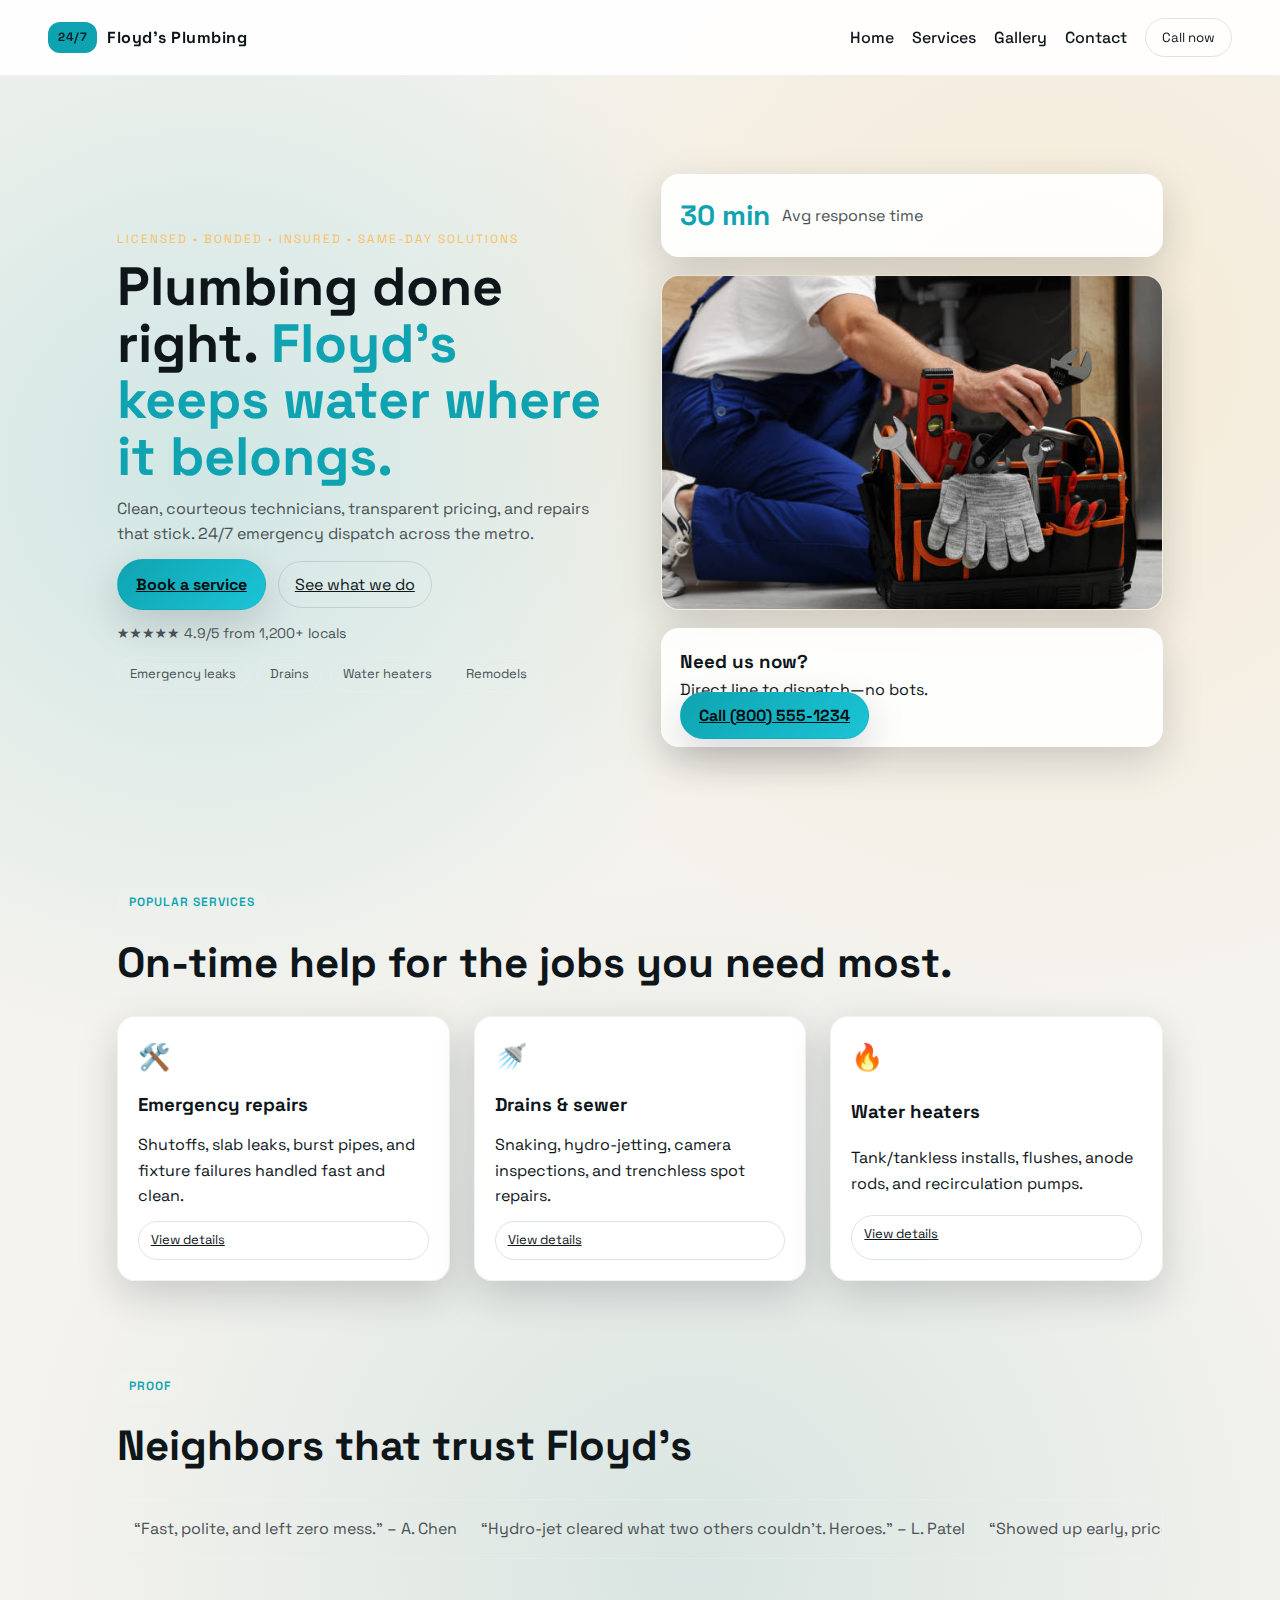
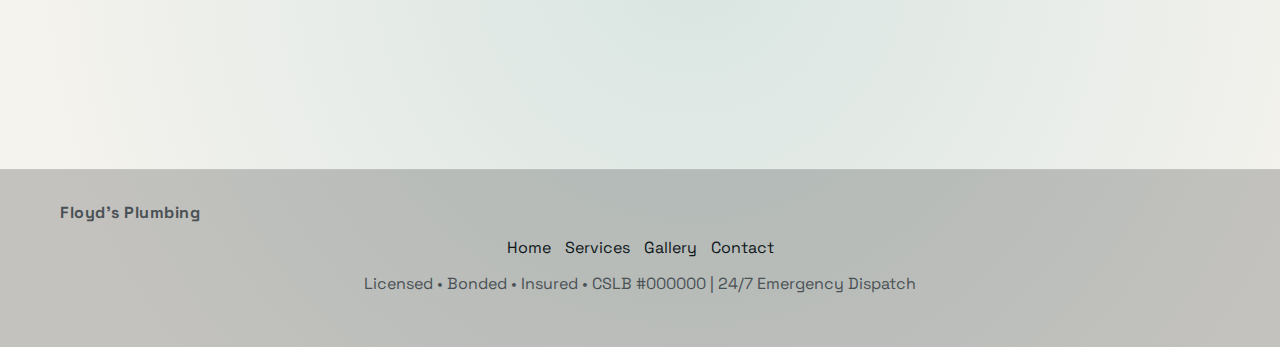
<file: index.html>
﻿<!DOCTYPE html>
<html lang="en">
<head>
  <meta charset="UTF-8" />
  <meta name="viewport" content="width=device-width, initial-scale=1.0" />
  <title>Floyd's Plumbing | Trusted Local Plumbers</title>
  <link rel="preconnect" href="https://fonts.googleapis.com" />
  <link rel="preconnect" href="https://fonts.gstatic.com" crossorigin />
  <link href="https://fonts.googleapis.com/css2?family=Space+Grotesk:wght@400;500;600;700&display=swap" rel="stylesheet" />
  <link rel="stylesheet" href="style.css" />
</head>
<body>
  <div class="noise"></div>
  <header class="nav-wrap">
    <div class="logo">
      <div class="badge">24/7</div>
      <span>Floyd's Plumbing</span>
    </div>
    <nav class="nav">
      <a href="index.html" class="active">Home</a>
      <a href="services.html">Services</a>
      <a href="gallery.html">Gallery</a>
      <a href="contact.html">Contact</a>
      <button class="ghost" id="callNow">Call now</button>
    </nav>
    <button class="ghost mobile" id="navToggle">Menu</button>
  </header>

  <main class="home">
    <section class="hero" id="top">
      <div class="hero__left">
        <p class="eyebrow">Licensed • Bonded • Insured • Same-day solutions</p>
        <h1>Plumbing done right. <span class="accent">Floyd's keeps water where it belongs.</span></h1>
        <p class="lede">Clean, courteous technicians, transparent pricing, and repairs that stick. 24/7 emergency dispatch across the metro.</p>
        <div class="cta-row">
          <a class="solid" href="contact.html">Book a service</a>
          <a class="ghost" href="services.html">See what we do</a>
          <div class="rating">★★★★★ <span>4.9/5 from 1,200+ locals</span></div>
        </div>
        <div class="chips">
          <span>Emergency leaks</span><span>Drains</span><span>Water heaters</span><span>Remodels</span>
        </div>
      </div>
      <div class="hero__right">
        <div class="card stat">
          <div class="stat-number">30 min</div>
          <div class="stat-label">Avg response time</div>
        </div>
        <img class="hero-img" src="images/istockphoto-1943281621-612x612.jpg" alt="Floyd's Plumbing technician working under a sink" />
        <div class="card">
          <h3>Need us now?</h3>
          <p>Direct line to dispatch—no bots.</p>
          <a class="solid full" href="tel:18005551234">Call (800) 555-1234</a>
        </div>
      </div>
    </section>

    <section class="strip" id="highlights">
      <div class="pill">Popular services</div>
      <h2>On-time help for the jobs you need most.</h2>
      <div class="service-grid">
        <article class="service">
          <div class="icon">🛠️</div>
          <h3>Emergency repairs</h3>
          <p>Shutoffs, slab leaks, burst pipes, and fixture failures handled fast and clean.</p>
          <a class="ghost small" href="services.html#repairs">View details</a>
        </article>
        <article class="service">
          <div class="icon">🚿</div>
          <h3>Drains & sewer</h3>
          <p>Snaking, hydro-jetting, camera inspections, and trenchless spot repairs.</p>
          <a class="ghost small" href="services.html#drains">View details</a>
        </article>
        <article class="service">
          <div class="icon">🔥</div>
          <h3>Water heaters</h3>
          <p>Tank/tankless installs, flushes, anode rods, and recirculation pumps.</p>
          <a class="ghost small" href="services.html#heaters">View details</a>
        </article>
      </div>
    </section>

    <section class="strip" id="testimonials">
      <div class="pill">Proof</div>
      <h2>Neighbors that trust Floyd's</h2>
      <div class="marquee" id="marquee">
        <div class="marquee-track">
          <div class="quote">“Fast, polite, and left zero mess.” – A. Chen</div>
          <div class="quote">“Hydro-jet cleared what two others couldn't. Heroes.” – L. Patel</div>
          <div class="quote">“Showed up early, price matched the estimate.” – D. Hsu</div>
          <div class="quote">“Floyd's made our restaurant reopening painless.” – K. Santos</div>
        </div>
      </div>
    </section>
  </main>

  <footer>
    <div class="logo">Floyd's Plumbing</div>
    <div class="footer-links">
      <a href="index.html">Home</a>
      <a href="services.html">Services</a>
      <a href="gallery.html">Gallery</a>
      <a href="contact.html">Contact</a>
    </div>
    <div class="footer-meta">Licensed • Bonded • Insured • CSLB #000000 | 24/7 Emergency Dispatch</div>
  </footer>

  <div class="toast" id="toast">Form submitted! We'll reach out shortly.</div>

  <script src="script.js"></script>
</body>
</html>
</file>
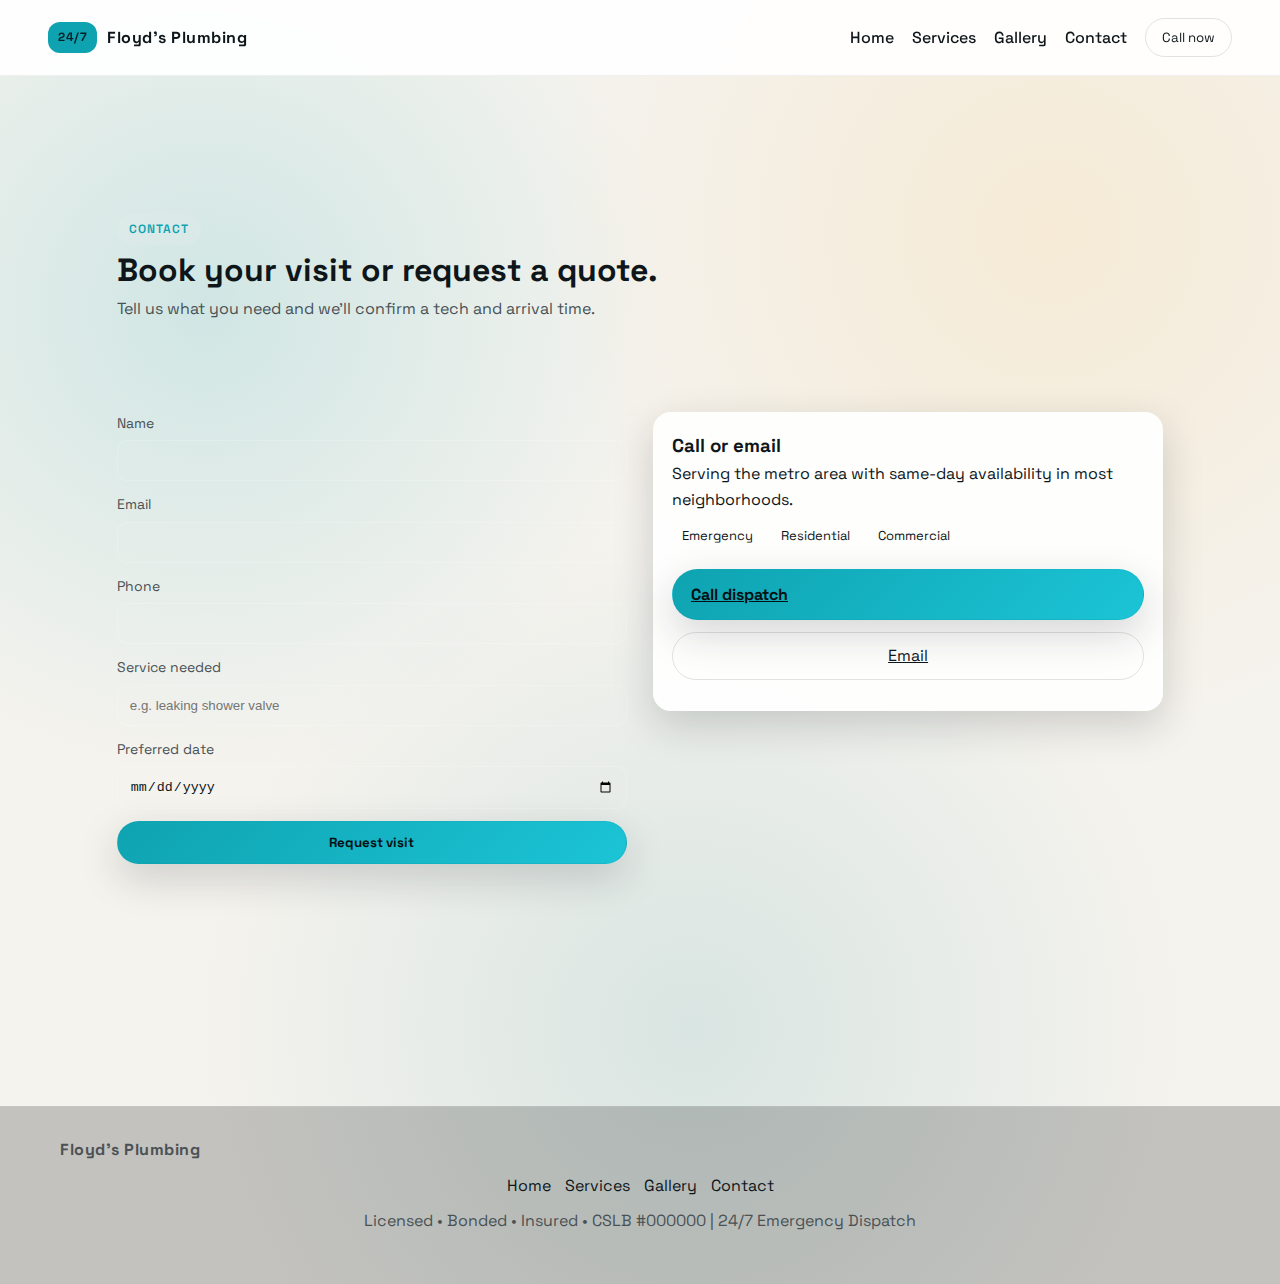
<file: contact.html>
﻿<!DOCTYPE html>
<html lang="en">
<head>
  <meta charset="UTF-8" />
  <meta name="viewport" content="width=device-width, initial-scale=1.0" />
  <title>Contact | Floyd's Plumbing</title>
  <link rel="preconnect" href="https://fonts.googleapis.com" />
  <link rel="preconnect" href="https://fonts.gstatic.com" crossorigin />
  <link href="https://fonts.googleapis.com/css2?family=Space+Grotesk:wght@400;500;600;700&display=swap" rel="stylesheet" />
  <link rel="stylesheet" href="style.css" />
</head>
<body>
  <div class="noise"></div>
  <header class="nav-wrap">
    <div class="logo">
      <div class="badge">24/7</div>
      <span>Floyd's Plumbing</span>
    </div>
    <nav class="nav">
      <a href="index.html">Home</a>
      <a href="services.html">Services</a>
      <a href="gallery.html">Gallery</a>
      <a href="contact.html" class="active">Contact</a>
      <button class="ghost" id="callNow">Call now</button>
    </nav>
    <button class="ghost mobile" id="navToggle">Menu</button>
  </header>

  <main>
    <section class="strip">
      <div class="pill">Contact</div>
      <h1>Book your visit or request a quote.</h1>
      <p class="lede">Tell us what you need and we'll confirm a tech and arrival time.</p>
    </section>

    <section class="contact" id="contact">
      <div>
        <form class="contact-form" id="contactForm">
          <label>Name
            <input type="text" name="name" required />
          </label>
          <label>Email
            <input type="email" name="email" required />
          </label>
          <label>Phone
            <input type="tel" name="phone" required />
          </label>
          <label>Service needed
            <input type="text" name="need" placeholder="e.g. leaking shower valve" required />
          </label>
          <label>Preferred date
            <input type="date" name="date" />
          </label>
          <button type="submit" class="solid full">Request visit</button>
          <div class="form-status" id="formStatus"></div>
        </form>
      </div>
      <div class="info card">
        <h3>Call or email</h3>
        <p>Serving the metro area with same-day availability in most neighborhoods.</p>
        <div class="badges">
          <span class="tag">Emergency</span>
          <span class="tag">Residential</span>
          <span class="tag">Commercial</span>
        </div>
        <div class="cta-row">
          <a class="solid full" href="tel:18005551234">Call dispatch</a>
          <a class="ghost full" href="mailto:hello@floydsplumbing.com">Email</a>
        </div>
      </div>
    </section>
  </main>

  <footer>
    <div class="logo">Floyd's Plumbing</div>
    <div class="footer-links">
      <a href="index.html">Home</a>
      <a href="services.html">Services</a>
      <a href="gallery.html">Gallery</a>
      <a href="contact.html">Contact</a>
    </div>
    <div class="footer-meta">Licensed • Bonded • Insured • CSLB #000000 | 24/7 Emergency Dispatch</div>
  </footer>

  <div class="toast" id="toast">Form submitted! We'll reach out shortly.</div>
  <script src="script.js"></script>
</body>
</html>
</file>
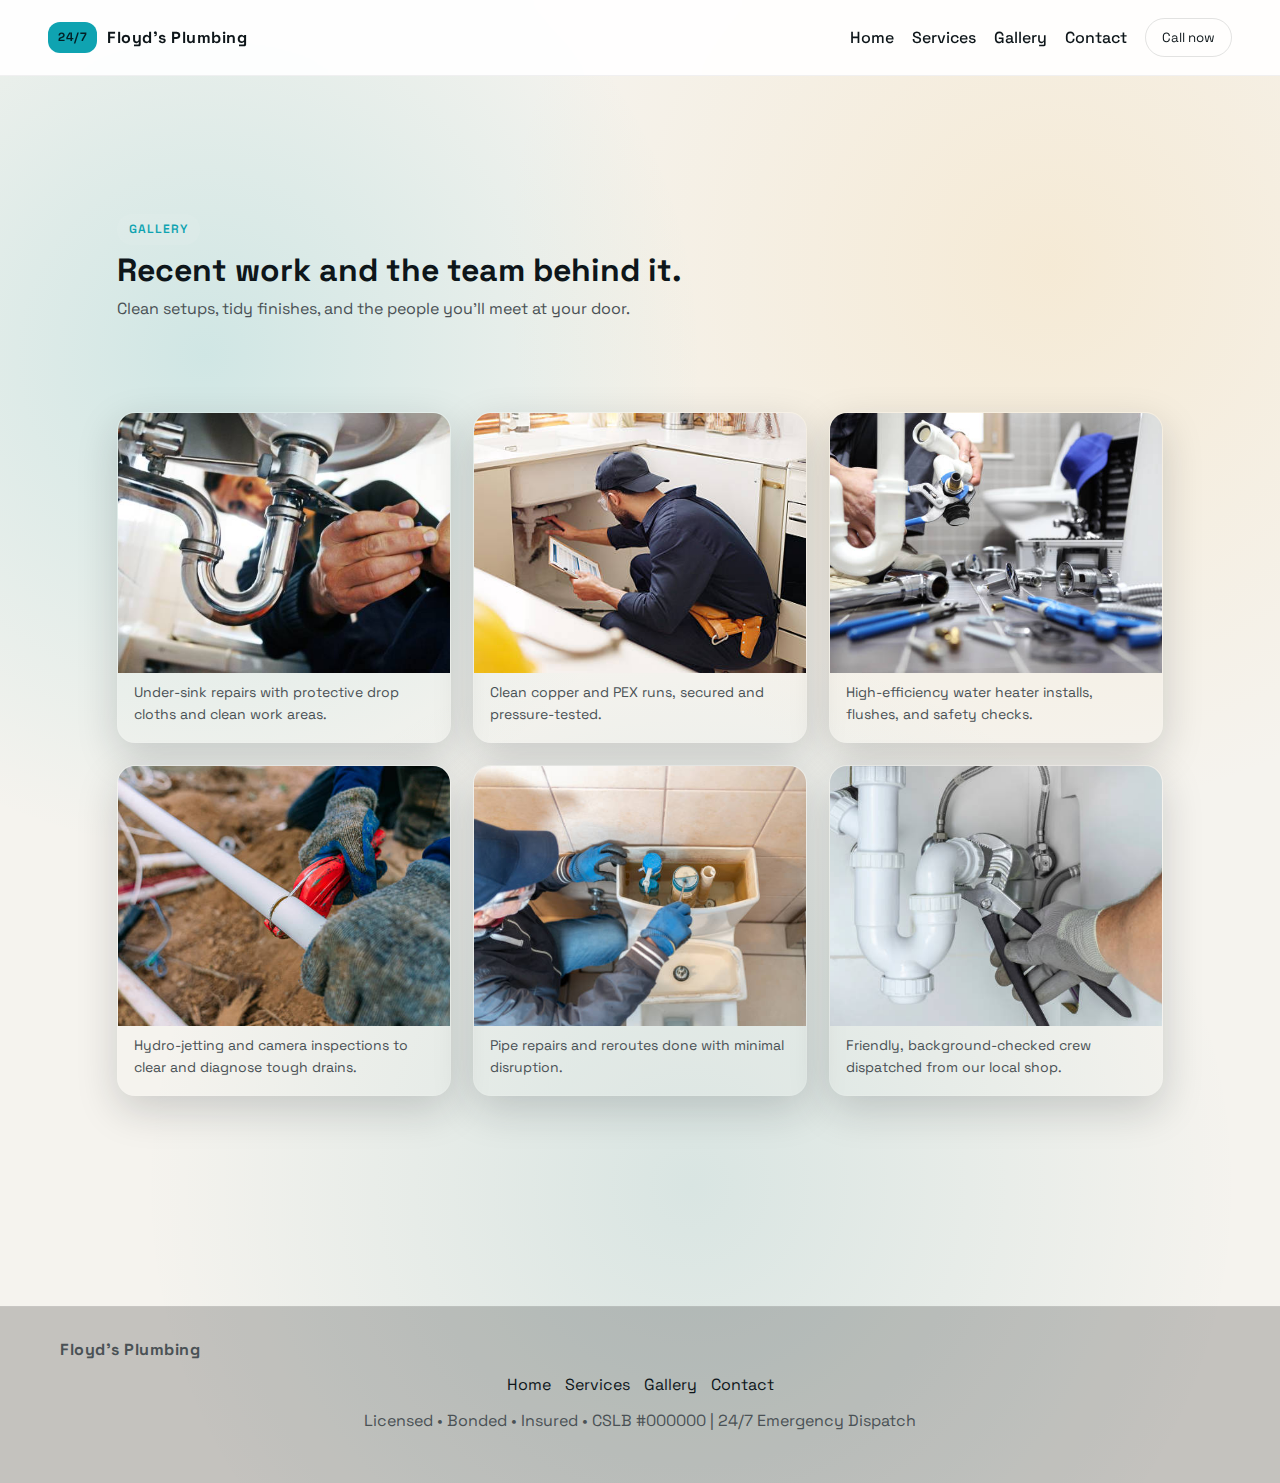
<file: gallery.html>
﻿<!DOCTYPE html>
<html lang="en">
<head>
  <meta charset="UTF-8" />
  <meta name="viewport" content="width=device-width, initial-scale=1.0" />
  <title>Gallery | Floyd's Plumbing</title>
  <link rel="preconnect" href="https://fonts.googleapis.com" />
  <link rel="preconnect" href="https://fonts.gstatic.com" crossorigin />
  <link href="https://fonts.googleapis.com/css2?family=Space+Grotesk:wght@400;500;600;700&display=swap" rel="stylesheet" />
  <link rel="stylesheet" href="style.css" />
</head>
<body>
  <div class="noise"></div>
  <header class="nav-wrap">
    <div class="logo">
      <div class="badge">24/7</div>
      <span>Floyd's Plumbing</span>
    </div>
    <nav class="nav">
      <a href="index.html">Home</a>
      <a href="services.html">Services</a>
      <a href="gallery.html" class="active">Gallery</a>
      <a href="contact.html">Contact</a>
      <button class="ghost" id="callNow">Call now</button>
    </nav>
    <button class="ghost mobile" id="navToggle">Menu</button>
  </header>

  <main>
    <section class="strip">
      <div class="pill">Gallery</div>
      <h1>Recent work and the team behind it.</h1>
      <p class="lede">Clean setups, tidy finishes, and the people you’ll meet at your door.</p>
    </section>

    <section class="strip gallery" id="gallery">
      <div class="gallery-grid">
        <figure class="tile">
          <img src="images/istockphoto-1440019701-612x612.jpg" alt="Plumber repairing under-sink plumbing" />
          <figcaption>Under-sink repairs with protective drop cloths and clean work areas.</figcaption>
        </figure>
        <figure class="tile">
          <img src="images/istockphoto-2187421629-612x612.jpg" alt="Copper and PEX plumbing lines" />
          <figcaption>Clean copper and PEX runs, secured and pressure-tested.</figcaption>
        </figure>
        <figure class="tile">
          <img src="images/istockphoto-944254400-612x612.jpg" alt="Water heater being serviced" />
          <figcaption>High-efficiency water heater installs, flushes, and safety checks.</figcaption>
        </figure>
        <figure class="tile">
          <img src="images/gettyimages-2149864351-612x612.jpg" alt="Hydro-jetting drain equipment in action" />
          <figcaption>Hydro-jetting and camera inspections to clear and diagnose tough drains.</figcaption>
        </figure>
        <figure class="tile">
          <img src="images/gettyimages-2152727341-612x612.jpg" alt="Plumber replacing piping" />
          <figcaption>Pipe repairs and reroutes done with minimal disruption.</figcaption>
        </figure>
        <figure class="tile">
          <img src="images/istockphoto-1567984755-612x612.jpg" alt="Plumber working neatly under a sink" />
          <figcaption>Friendly, background-checked crew dispatched from our local shop.</figcaption>
        </figure>
      </div>
    </section>
  </main>

  <footer>
    <div class="logo">Floyd's Plumbing</div>
    <div class="footer-links">
      <a href="index.html">Home</a>
      <a href="services.html">Services</a>
      <a href="gallery.html">Gallery</a>
      <a href="contact.html">Contact</a>
    </div>
    <div class="footer-meta">Licensed • Bonded • Insured • CSLB #000000 | 24/7 Emergency Dispatch</div>
  </footer>

  <div class="toast" id="toast">Form submitted! We'll reach out shortly.</div>
  <script src="script.js"></script>
</body>
</html>
</file>
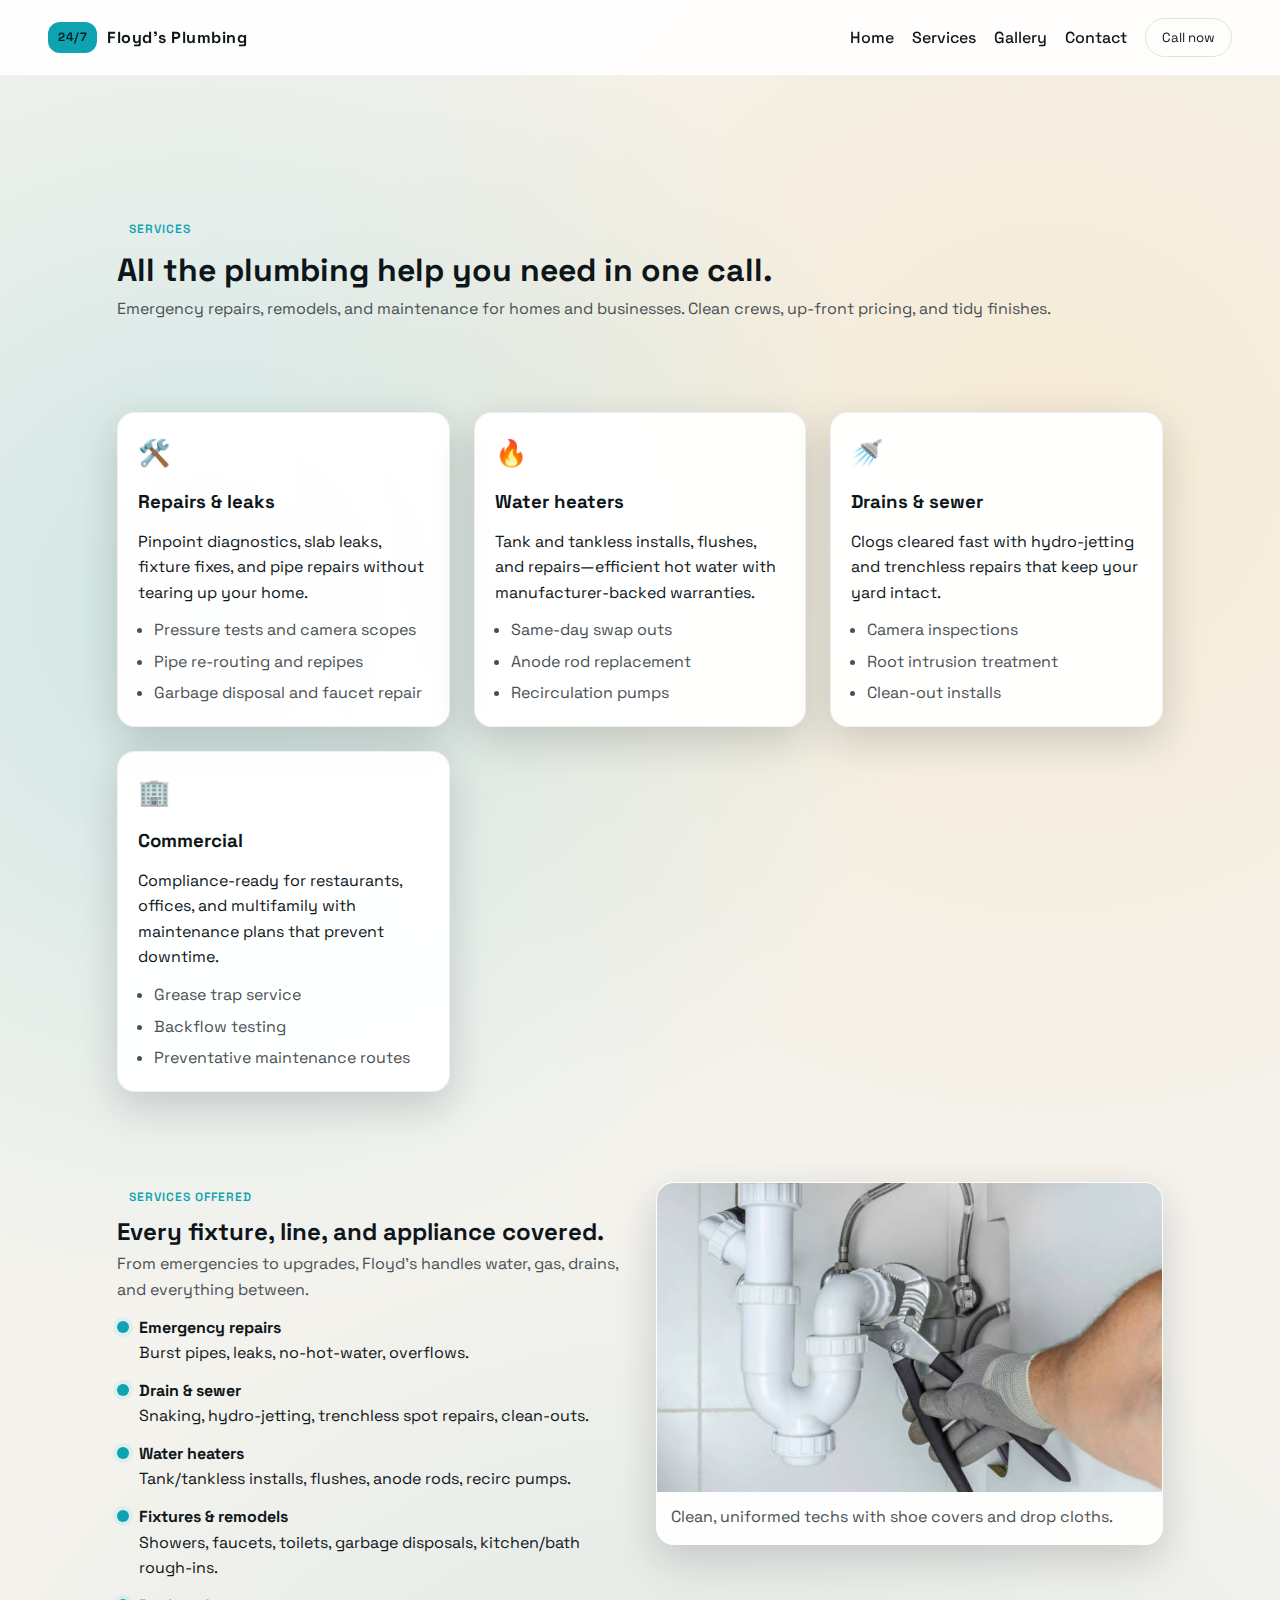
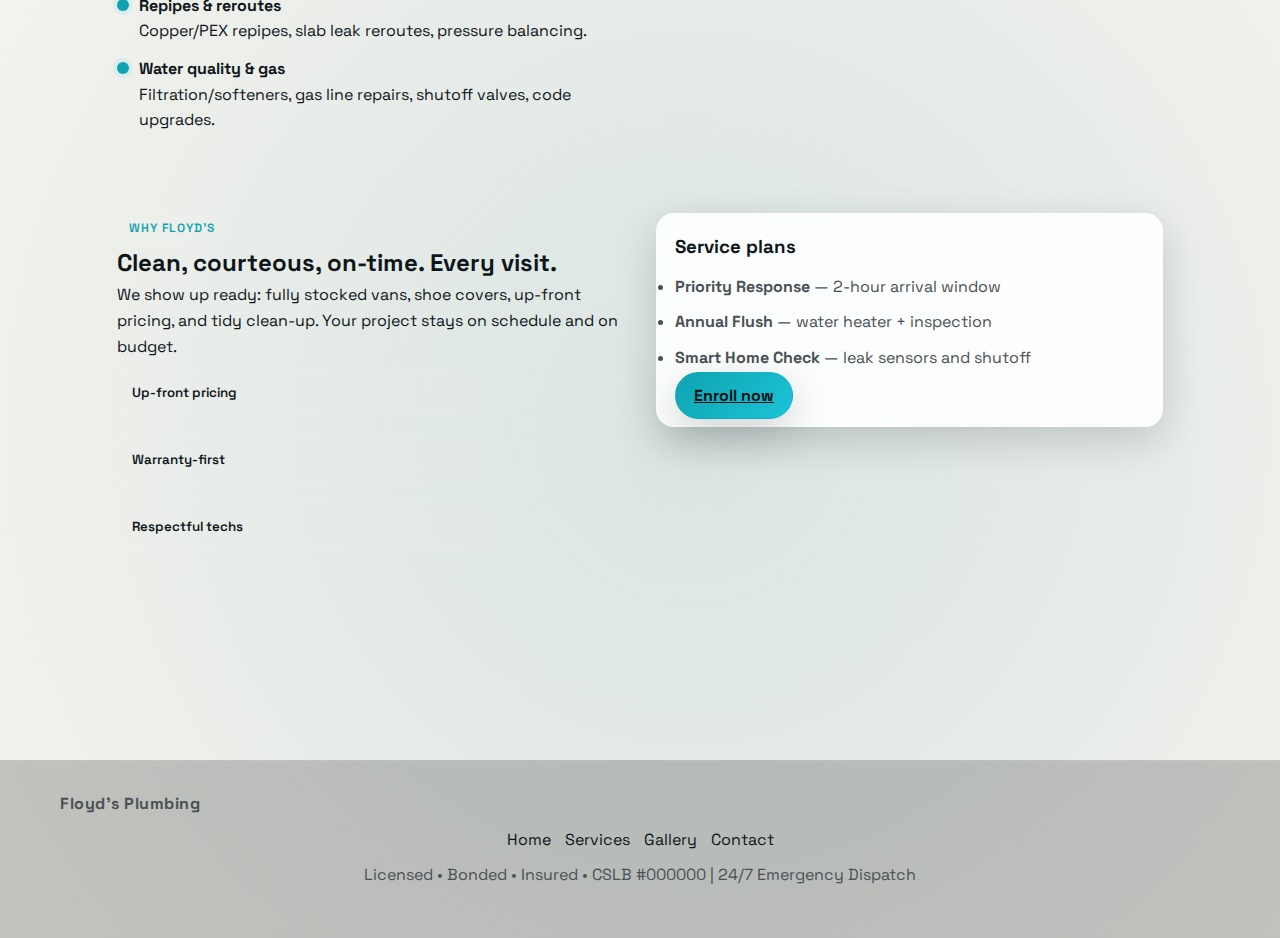
<file: services.html>
﻿<!DOCTYPE html>
<html lang="en">
<head>
  <meta charset="UTF-8" />
  <meta name="viewport" content="width=device-width, initial-scale=1.0" />
  <title>Services | Floyd's Plumbing</title>
  <link rel="preconnect" href="https://fonts.googleapis.com" />
  <link rel="preconnect" href="https://fonts.gstatic.com" crossorigin />
  <link href="https://fonts.googleapis.com/css2?family=Space+Grotesk:wght@400;500;600;700&display=swap" rel="stylesheet" />
  <link rel="stylesheet" href="style.css" />
</head>
<body>
  <div class="noise"></div>
  <header class="nav-wrap">
    <div class="logo">
      <div class="badge">24/7</div>
      <span>Floyd's Plumbing</span>
    </div>
    <nav class="nav">
      <a href="index.html">Home</a>
      <a href="services.html" class="active">Services</a>
      <a href="gallery.html">Gallery</a>
      <a href="contact.html">Contact</a>
      <button class="ghost" id="callNow">Call now</button>
    </nav>
    <button class="ghost mobile" id="navToggle">Menu</button>
  </header>

  <main>
    <section class="strip" id="services-top">
      <div class="pill">Services</div>
      <h1>All the plumbing help you need in one call.</h1>
      <p class="lede">Emergency repairs, remodels, and maintenance for homes and businesses. Clean crews, up-front pricing, and tidy finishes.</p>
    </section>

    <section class="strip" id="services">
      <div class="service-grid">
        <article class="service" id="repairs">
          <div class="icon">🛠️</div>
          <h3>Repairs & leaks</h3>
          <p>Pinpoint diagnostics, slab leaks, fixture fixes, and pipe repairs without tearing up your home.</p>
          <ul>
            <li>Pressure tests and camera scopes</li>
            <li>Pipe re-routing and repipes</li>
            <li>Garbage disposal and faucet repair</li>
          </ul>
        </article>
        <article class="service" id="heaters">
          <div class="icon">🔥</div>
          <h3>Water heaters</h3>
          <p>Tank and tankless installs, flushes, and repairs—efficient hot water with manufacturer-backed warranties.</p>
          <ul>
            <li>Same-day swap outs</li>
            <li>Anode rod replacement</li>
            <li>Recirculation pumps</li>
          </ul>
        </article>
        <article class="service" id="drains">
          <div class="icon">🚿</div>
          <h3>Drains & sewer</h3>
          <p>Clogs cleared fast with hydro-jetting and trenchless repairs that keep your yard intact.</p>
          <ul>
            <li>Camera inspections</li>
            <li>Root intrusion treatment</li>
            <li>Clean-out installs</li>
          </ul>
        </article>
        <article class="service" id="commercial">
          <div class="icon">🏢</div>
          <h3>Commercial</h3>
          <p>Compliance-ready for restaurants, offices, and multifamily with maintenance plans that prevent downtime.</p>
          <ul>
            <li>Grease trap service</li>
            <li>Backflow testing</li>
            <li>Preventative maintenance routes</li>
          </ul>
        </article>
      </div>
    </section>

    <section class="split offerings" id="offerings">
      <div>
        <div class="pill">Services offered</div>
        <h2>Every fixture, line, and appliance covered.</h2>
        <p class="lede">From emergencies to upgrades, Floyd's handles water, gas, drains, and everything between.</p>
        <div class="checklist">
          <div class="check-item"><span class="dot"></span><div><strong>Emergency repairs</strong><br />Burst pipes, leaks, no-hot-water, overflows.</div></div>
          <div class="check-item"><span class="dot"></span><div><strong>Drain & sewer</strong><br />Snaking, hydro-jetting, trenchless spot repairs, clean-outs.</div></div>
          <div class="check-item"><span class="dot"></span><div><strong>Water heaters</strong><br />Tank/tankless installs, flushes, anode rods, recirc pumps.</div></div>
          <div class="check-item"><span class="dot"></span><div><strong>Fixtures & remodels</strong><br />Showers, faucets, toilets, garbage disposals, kitchen/bath rough-ins.</div></div>
          <div class="check-item"><span class="dot"></span><div><strong>Repipes & reroutes</strong><br />Copper/PEX repipes, slab leak reroutes, pressure balancing.</div></div>
          <div class="check-item"><span class="dot"></span><div><strong>Water quality & gas</strong><br />Filtration/softeners, gas line repairs, shutoff valves, code upgrades.</div></div>
        </div>
      </div>
      <div class="card photo-card">
        <img src="images/istockphoto-1567984755-612x612.jpg" alt="Plumber working neatly under a sink" />
        <div class="caption">Clean, uniformed techs with shoe covers and drop cloths.</div>
      </div>
    </section>

    <section class="split" id="why">
      <div>
        <div class="pill">Why Floyd's</div>
        <h2>Clean, courteous, on-time. Every visit.</h2>
        <p>We show up ready: fully stocked vans, shoe covers, up-front pricing, and tidy clean-up. Your project stays on schedule and on budget.</p>
        <div class="accordions">
          <button class="acc-btn" data-acc="pricing">Up-front pricing</button>
          <div class="acc-panel" id="pricing">Transparent line items before we begin—no surprises.</div>
          <button class="acc-btn" data-acc="warranty">Warranty-first</button>
          <div class="acc-panel" id="warranty">Backed by manufacturer warranties and our workmanship guarantee.</div>
          <button class="acc-btn" data-acc="safety">Respectful techs</button>
          <div class="acc-panel" id="safety">Background-checked, uniformed techs who protect your space.</div>
        </div>
      </div>
      <div class="card list">
        <h3>Service plans</h3>
        <ul>
          <li><strong>Priority Response</strong> — 2-hour arrival window</li>
          <li><strong>Annual Flush</strong> — water heater + inspection</li>
          <li><strong>Smart Home Check</strong> — leak sensors and shutoff</li>
        </ul>
        <a class="solid full" href="contact.html">Enroll now</a>
      </div>
    </section>
  </main>

  <footer>
    <div class="logo">Floyd's Plumbing</div>
    <div class="footer-links">
      <a href="index.html">Home</a>
      <a href="services.html">Services</a>
      <a href="gallery.html">Gallery</a>
      <a href="contact.html">Contact</a>
    </div>
    <div class="footer-meta">Licensed • Bonded • Insured • CSLB #000000 | 24/7 Emergency Dispatch</div>
  </footer>

  <div class="toast" id="toast">Form submitted! We'll reach out shortly.</div>
  <script src="script.js"></script>
</body>
</html>
</file>
<file: style.css>
:root {
  --bg: #f5f3ee;
  --card: rgba(255, 255, 255, 0.9);
  --muted: #4a5155;
  --text: #0e161a;
  --accent: #0fa3b1;
  --accent-2: #f7c266;
  --shadow: 0 14px 40px rgba(20, 30, 35, 0.18);
  --radius: 18px;
  font-family: 'Space Grotesk', system-ui, -apple-system, sans-serif;
}

* { box-sizing: border-box; margin: 0; padding: 0; }
body {
  background: radial-gradient(circle at 16% 24%, rgba(15, 163, 177, 0.16), transparent 32%),
              radial-gradient(circle at 82% 18%, rgba(247, 194, 102, 0.18), transparent 34%),
              radial-gradient(circle at 54% 80%, rgba(13, 126, 139, 0.12), transparent 40%),
              var(--bg);
  color: var(--text);
  min-height: 100vh;
  line-height: 1.6;
}

.noise {
  position: fixed;
  inset: 0;
  pointer-events: none;
  background-image: url("data:image/svg+xml,%3Csvg xmlns='http://www.w3.org/2000/svg' width='160' height='160' viewBox='0 0 160 160'%3E%3Cfilter id='n'%3E%3CfeTurbulence type='fractalNoise' baseFrequency='.7' numOctaves='3' stitchTiles='stitch'/%3E%3C/filter%3E%3Crect width='100%25' height='100%25' filter='url(%23n)' opacity='.05'/%3E%3C/svg%3E");
  mix-blend-mode: soft-light;
  opacity: 0.4;
}

.nav-wrap {
  position: sticky;
  top: 0;
  z-index: 20;
  display: flex;
  align-items: center;
  justify-content: space-between;
  padding: 18px clamp(18px, 5vw, 48px);
  backdrop-filter: blur(14px);
  background: rgba(255, 255, 255, 0.92);
  border-bottom: 1px solid rgba(14, 22, 26, 0.06);
}
.logo { display: flex; align-items: center; gap: 10px; font-weight: 700; letter-spacing: 0.5px; }
.logo .badge {
  background: var(--accent);
  color: #032026;
  padding: 6px 10px;
  border-radius: 12px;
  font-size: 12px;
  font-weight: 700;
}
.nav { display: flex; gap: 18px; align-items: center; }
.nav a { color: var(--text); text-decoration: none; font-weight: 500; }
.nav a:hover { color: var(--accent); }

button, .ghost, .solid { font-family: inherit; }
button { cursor: pointer; border: none; }
.ghost {
  background: transparent;
  color: var(--text);
  border: 1px solid rgba(14, 22, 26, 0.12);
  border-radius: 999px;
  padding: 10px 16px;
  transition: all 0.2s ease;
}
.ghost:hover { border-color: var(--accent); color: var(--accent); box-shadow: 0 8px 26px rgba(15, 163, 177, 0.24); }
.ghost.small { padding: 8px 12px; font-size: 13px; }
.ghost.full { width: 100%; text-align: center; }
.solid {
  background: linear-gradient(135deg, var(--accent), #1bc4d6);
  color: #041014;
  border-radius: 999px;
  padding: 12px 18px;
  border: 1px solid rgba(15, 163, 177, 0.25);
  box-shadow: var(--shadow);
  font-weight: 700;
}
.solid.full { width: 100%; }
.mobile { display: none; }

main { padding: 48px clamp(24px, 6vw, 80px) 120px; width: min(1200px, 100%); margin: 0 auto; }
.hero { display: grid; grid-template-columns: repeat(auto-fit, minmax(340px, 1fr)); gap: 42px; align-items: center; padding: 50px 0; }
.hero__left h1 { font-size: clamp(36px, 5vw, 54px); line-height: 1.05; margin: 10px 0; }
.hero__left .lede { color: var(--muted); max-width: 620px; }
.lede { color: var(--muted); }
.hero__right { display: grid; gap: 18px; }
.hero-img { width: 100%; border-radius: var(--radius); border: 1px solid rgba(255, 255, 255, 0.08); box-shadow: var(--shadow); }
.card {
  background: var(--card);
  border: 1px solid rgba(255, 255, 255, 0.08);
  border-radius: var(--radius);
  padding: 18px;
  box-shadow: var(--shadow);
}
.stat { display: flex; align-items: center; gap: 12px; }
.stat-number { font-size: 28px; font-weight: 700; color: var(--accent); }
.stat-label { color: var(--muted); }
.grid { display: grid; grid-template-columns: 1.2fr 1fr; gap: 18px; align-items: center; }
.hero-form { background: rgba(255, 255, 255, 0.02); border-radius: 12px; padding: 14px; border: 1px solid rgba(255, 255, 255, 0.05); }
.hero-form form { display: grid; gap: 10px; }
label { display: grid; gap: 6px; font-size: 14px; color: var(--muted); }
input, select { padding: 12px; border-radius: 10px; border: 1px solid rgba(255, 255, 255, 0.16); background: rgba(255, 255, 255, 0.04); color: var(--text); }
input:focus, select:focus { outline: 2px solid var(--accent); }
.tiny { color: var(--muted); font-size: 12px; text-align: center; }
.eyebrow { letter-spacing: 2px; text-transform: uppercase; font-size: 12px; color: var(--accent-2); }
.cta-row { display: flex; flex-wrap: wrap; gap: 12px; align-items: center; margin: 12px 0; }
.rating { color: var(--muted); font-size: 14px; }
.accent { color: var(--accent); }
.chips { display: flex; flex-wrap: wrap; gap: 8px; margin-top: 10px; }
.chips span { padding: 6px 12px; border-radius: 999px; border: 1px solid rgba(255, 255, 255, 0.12); color: var(--muted); font-size: 13px; }

.strip { margin: 90px 0; }
.pill { display: inline-flex; background: rgba(255, 255, 255, 0.08); color: var(--accent); padding: 6px 12px; border-radius: 999px; font-weight: 600; letter-spacing: 1px; text-transform: uppercase; font-size: 12px; }
.strip h2 { margin: 10px 0 20px; font-size: clamp(30px, 4vw, 42px); }
.service-grid { display: grid; grid-template-columns: repeat(auto-fit, minmax(280px, 1fr)); gap: 24px; }
.service { padding: 20px; border-radius: var(--radius); border: 1px solid rgba(14, 22, 26, 0.06); background: rgba(255, 255, 255, 0.96); display: grid; gap: 12px; box-shadow: var(--shadow); }
.service .icon { font-size: 26px; }
.service ul { margin-left: 16px; color: var(--muted); display: grid; gap: 6px; }
.drawer { max-height: 0; overflow: hidden; transition: max-height 0.3s ease; }
.drawer.open { max-height: 200px; }
.drawer ul { color: var(--muted); margin: 6px 0 0 16px; display: grid; gap: 4px; }

.split { display: grid; grid-template-columns: repeat(auto-fit, minmax(320px, 1fr)); gap: 32px; align-items: start; margin: 80px 0; }
.accordions { display: grid; gap: 10px; margin-top: 10px; }
.acc-btn { padding: 14px; border-radius: 12px; background: rgba(255, 255, 255, 0.04); color: var(--text); border: 1px solid rgba(255, 255, 255, 0.08); text-align: left; font-weight: 600; cursor: pointer; }
.acc-panel { max-height: 0; overflow: hidden; transition: max-height 0.25s ease; padding: 0 14px; color: var(--muted); }
.acc-panel.open { max-height: 200px; padding-top: 6px; }
.list ul { display: grid; gap: 10px; margin: 12px 0; color: var(--muted); }
.offerings .card.photo-card { padding: 0; overflow: hidden; }
.offerings img { width: 100%; display: block; }
.offerings .caption { padding: 12px 14px 14px; color: var(--muted); }
.checklist { display: grid; gap: 12px; margin-top: 12px; }
.check-item { display: grid; grid-template-columns: auto 1fr; gap: 10px; align-items: start; }
.dot { width: 12px; height: 12px; border-radius: 50%; background: var(--accent); margin-top: 6px; box-shadow: 0 0 0 4px rgba(123, 224, 241, 0.18); }

.marquee { overflow: hidden; border-radius: var(--radius); border: 1px solid rgba(255, 255, 255, 0.1); background: rgba(255, 255, 255, 0.03); }
.marquee-track { display: flex; gap: 24px; padding: 16px; animation: scroll 20s linear infinite; }
.quote { white-space: nowrap; color: var(--muted); }
@keyframes scroll { from { transform: translateX(0); } to { transform: translateX(-50%); } }

.gallery-grid { display: grid; grid-template-columns: repeat(auto-fit, minmax(320px, 1fr)); gap: 22px; margin-top: 24px; }
.tile { background: rgba(255, 255, 255, 0.03); border-radius: var(--radius); border: 1px solid rgba(255, 255, 255, 0.08); overflow: hidden; box-shadow: var(--shadow); display: grid; gap: 8px; }
.tile img { width: 100%; height: 260px; object-fit: cover; display: block; }
.tile figcaption { padding: 0 16px 16px; color: var(--muted); font-size: 14px; }

.contact { display: grid; grid-template-columns: repeat(auto-fit, minmax(340px, 1fr)); gap: 26px; align-items: start; margin: 90px 0; }
.contact-form { display: grid; gap: 12px; }
.form-status { min-height: 20px; color: var(--accent); font-weight: 600; }
.info .badges { display: flex; gap: 8px; flex-wrap: wrap; margin: 8px 0 16px; }
.tag { background: rgba(255, 255, 255, 0.07); color: var(--text); padding: 6px 10px; border-radius: 10px; font-size: 13px; }

footer { padding: 30px clamp(18px, 5vw, 60px) 50px; border-top: 1px solid rgba(255, 255, 255, 0.08); background: rgba(0, 0, 0, 0.2); display: grid; gap: 10px; text-align: center; color: var(--muted); }
.footer-links { display: flex; gap: 14px; justify-content: center; flex-wrap: wrap; }
.footer-links a { color: var(--text); text-decoration: none; }
.footer-links a:hover { color: var(--accent); }

.toast { position: fixed; bottom: 20px; right: 20px; background: rgba(0, 0, 0, 0.85); color: white; padding: 14px 18px; border-radius: 12px; opacity: 0; pointer-events: none; transform: translateY(10px); transition: all 0.25s ease; }
.toast.show { opacity: 1; pointer-events: auto; transform: translateY(0); }

@media (max-width: 820px) {
  .nav { display: none; position: absolute; top: 64px; right: 18px; background: rgba(0, 0, 0, 0.85); padding: 12px 16px; border-radius: 12px; flex-direction: column; }
  .nav.open { display: flex; }
  .mobile { display: inline-flex; }
  .grid { grid-template-columns: 1fr; }
  .hero__right { order: -1; }
}

@media (prefers-reduced-motion: reduce) {
  * { animation-duration: 0.01ms !important; animation-iteration-count: 1 !important; transition-duration: 0.01ms !important; }
}
</file>
